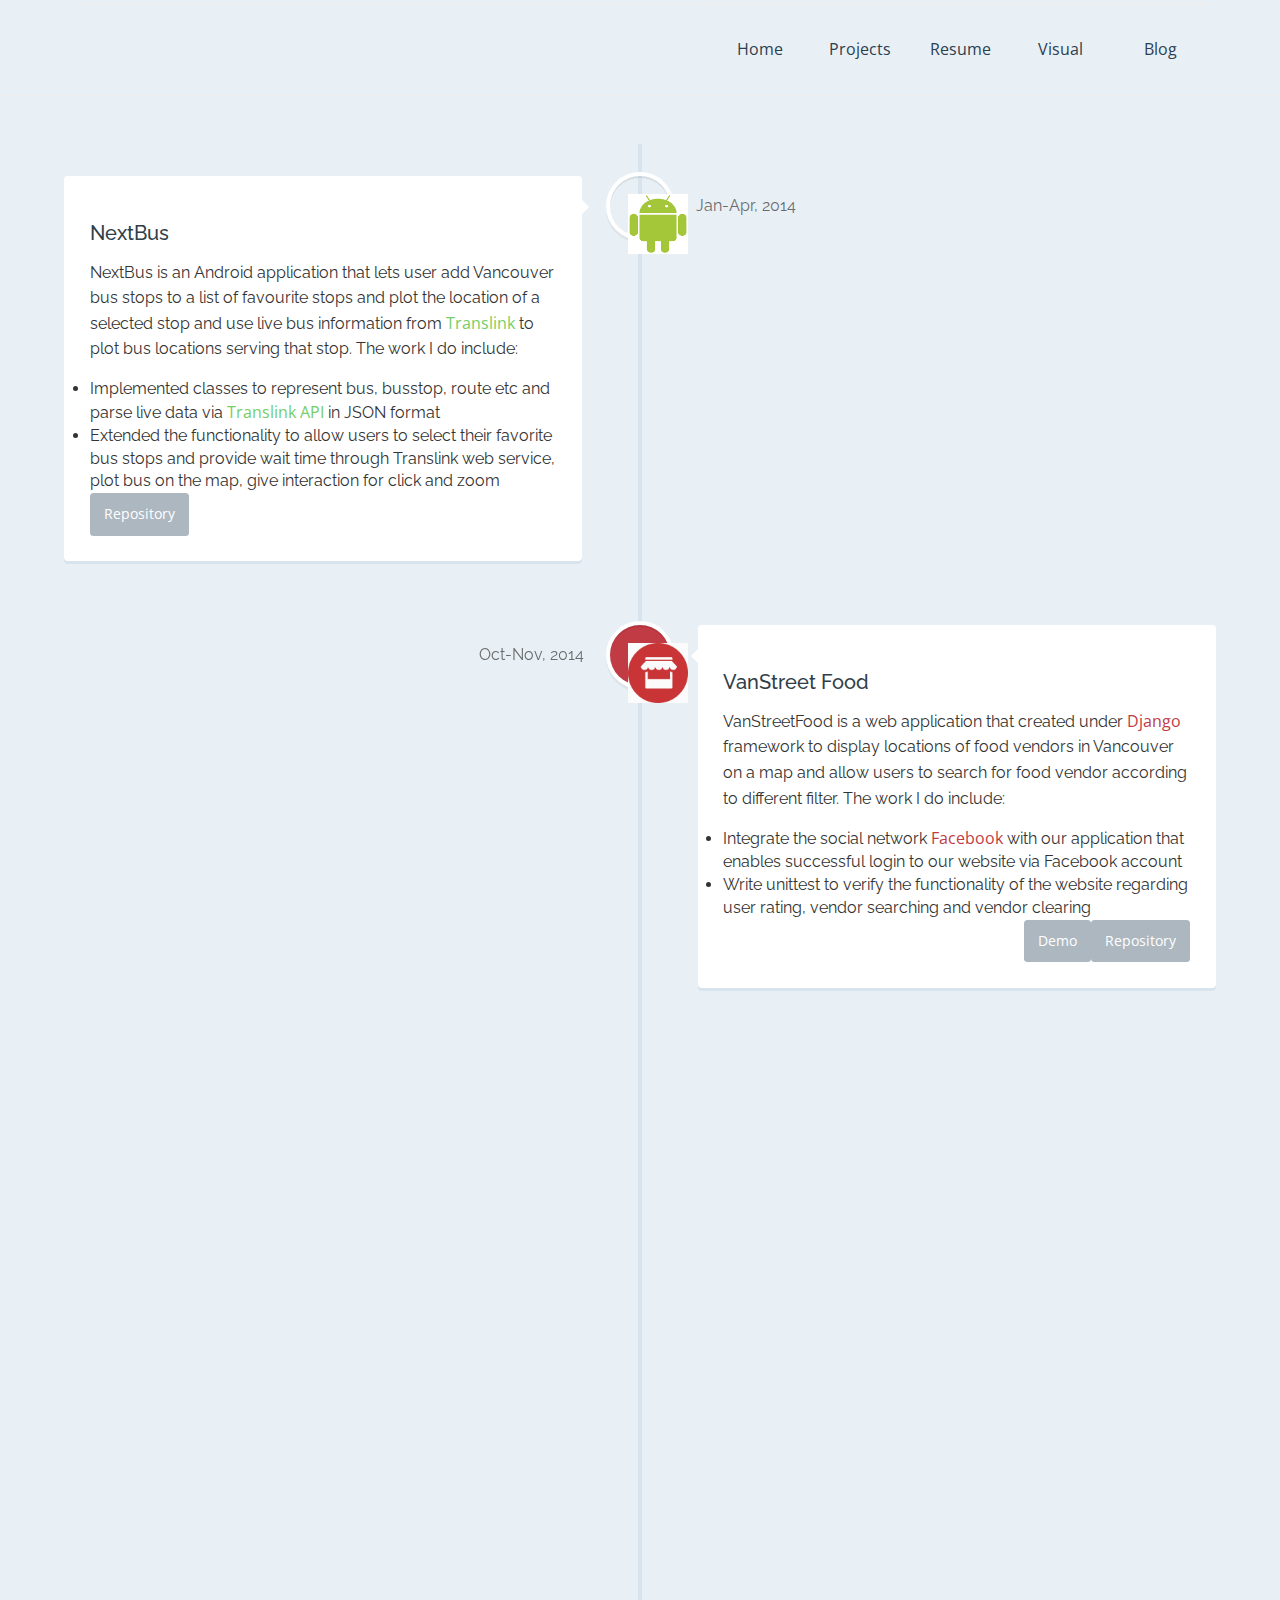
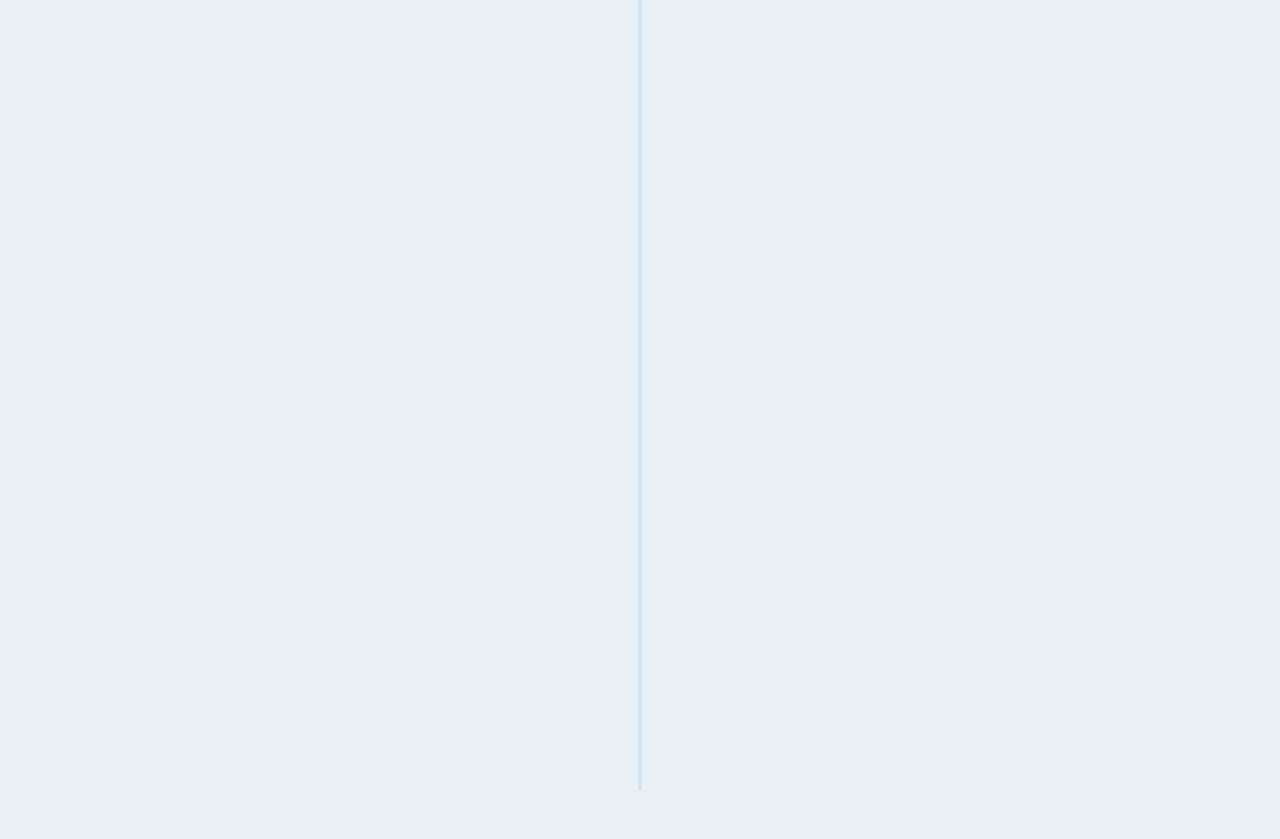
<file: project.html>
<!DOCTYPE html>
<!--
To change this license header, choose License Headers in Project Properties.
To change this template file, choose Tools | Templates
and open the template in the editor.
-->
<html lang="en" class="no-js">
    <head>
        <meta charset="UTF-8">
        <meta name="viewport" content="width=device-width, initial-scale=1">
        <!--This part is for vertical timeline section   -->
        <link href='http://fonts.googleapis.com/css?family=Droid+Serif|Open+Sans:400,700' rel='stylesheet' type='text/css'>
        <link rel="stylesheet" href="css/reset.css"> <!-- CSS reset -->
        <link rel="stylesheet" href="css/style.css"> <!-- Resource style -->
        <script src="js/modernizr.js"></script> <!-- Modernizr -->
        <title> Projects </title>

        <link href="css/bootstrap.css" rel='stylesheet' type='text/css' />
        <!-- Custom Theme files -->
        <link href="css/theme-style.css" rel='stylesheet' type='text/css' />
        <!-- Custom Theme files -->
    </head>
    <body>
        <div id="top" class="header">
            <!----start-container---->
            <div class="container">
                <div class="logo navbar-header">

                </div>
                <!--top-nav-->
                <nav class="top-nav">
                    <ul class="top-nav">
                        <li class="active"><a id = "a" href="index.html">Home</a></li>
                        <li class="page-scroll"><a id = "a" href="project.html">Projects</a></li>
                        <li class="page-scroll"><a id = "a" href="file/weininghu_fulltime_sde.pdf">Resume</a></li>
                    
                        <li class="page-scroll"><a id = "a" href="wis.html">Visual</a></li>

                        <li class="page-scroll"><a id = "a" href="https://medium.com/@weininghu">Blog</a></li>
                    </ul>
                    
                </nav>
                <!--//top-nav-->
            </div>
        </div>

        <!--Start time line for projects-->
        <section id="cd-timeline" class="cd-container">
            <!--Android application nextbus-->
            <div class="cd-timeline-block">
                <div class="cd-timeline-img ">
                    <img src="images/project/android.png" alt="Picture">
                </div> <!-- cd-timeline-img -->

                <div class="cd-timeline-content">
                    <h2>NextBus</h2>
                    <p> NextBus is an Android application that lets user add Vancouver bus stops to a list of  favourite stops and plot the location of a selected stop and use live bus information from <a href = "http://www.translink.ca/" style = "color: #75ce66">Translink</a> to plot bus locations serving that stop. The work I do include: </p>
                    <li>Implemented classes to represent bus, busstop, route etc and parse live data via <a href = "https://developer.translink.ca/" style = "color: #75ce66">Translink API</a> in JSON format</li>
                    <li> Extended the functionality to allow users to select their favorite bus stops and provide wait time through Translink web service, plot bus on the map, give interaction for click and zoom</li>

                    <a href="https://github.com/weininghu1012/NextBus" class="cd-read-more">Repository</a>
                    <span class="cd-date"> Jan-Apr, 2014</span>
                </div> <!-- cd-timeline-content -->
            </div> <!-- cd-timeline-block -->




            <!--Web application Vanstreet Food-->
            <div class="cd-timeline-block">
                <div class="cd-timeline-img cd-movie">
                    <img src="images/project/vendor.png" alt="Movie">
                </div> <!-- cd-timeline-img -->

                <div class="cd-timeline-content">
                    <h2>VanStreet Food</h2>
                    <p>VanStreetFood is a web application that created under <a href = "https://www.djangoproject.com/" style = "color:#c03b44">Django </a> framework to display locations of food vendors in Vancouver on a map and allow users to search for food vendor according to different filter.
                        The work I do include:  </p>
                    <li>Integrate the social network <a href = "https://developers.facebook.com/docs/facebook-login/login-flow-for-web/v2.3" style = "color:#c03b44"> Facebook</a> 
                        with our application that enables successful login to our website via Facebook account </li>
                    <li>Write unittest to verify the functionality of the website regarding user rating, vendor searching and vendor clearing </li>


                    <a href="https://github.com/UBC-CS310-2014w1/null" class="cd-read-more">Repository</a>
                    <a href="http://cpsc310null.appspot.com/" class="cd-read-more">Demo</a>
                    <span class="cd-date"> Oct-Nov, 2014</span>
                </div> <!-- cd-timeline-content -->
            </div> <!-- cd-timeline-block -->


            <!--Kaggle, Bike-->
            <div class="cd-timeline-block">
                <div class="cd-timeline-img cd-bike">
                    <img src="images/project/bike.png" alt="Bike">
                </div> <!-- cd-timeline-img -->

                <div class="cd-timeline-content">
                    <h2>BikeDemandShare</h2>
                    <p>
                        BikeDemandShare is a <a href = "https://www.kaggle.com/c/bike-sharing-demand" style="color:#00BFFF">Kaggle</a> 
                        competition that combine historical usage patterns and weather data to build model that forecasts bike rental demand.
                        The work I do include:
                    </p>
                    <li>Manipulate raw data into right format to be used in data visualization and statistical modeling</li>
                    <li>Use <a href = "http://cran.r-project.org/web/packages/leaps/index.html" style="color:#00BFFF">leaps</a> 
                        package to conduct exhaustive search, backward selection, forward selection and
                        sequential selection.</li>
                    <li> Transform variable based on residual plot to improve model</li>
                    <li> Conduct cross validation by computing cross-validated root
                        mean squares error of prediction <a href = "https://en.wikipedia.org/wiki/Root-mean-square_deviation" style="color:#00BFFF">(cvrmse)</a></li>
                    <a href="https://github.com/weininghu1012/BikeSharingDemand" class="cd-read-more">Repository</a>
                    <a href="file/BikeSharePaper.pdf" class="cd-read-more">Report</a>
                    <span class="cd-date"> Feb-Apr, 2015</span>
                </div> <!-- cd-timeline-content -->
            </div> <!-- cd-timeline-block -->






            <!--Web application Animanga-->   
            <div class="cd-timeline-block">
                <div class="cd-timeline-img cd-anime">
                    <img src="images/project/pikachu.png" alt="Picture">
                </div> <!-- cd-timeline-img -->

                <div class="cd-timeline-content">
                    <h2>Animanga</h2>
                    <p>Animanga is a web application that  provide information about anime, manga, voice actor etc. for both user and guest. The work I do include: 
                    </p>
                    <li>Design ER diagram and relation schema for entity set and relationship set from the point of potential users.</li>
                    <li> Use <a href = "https://www.mysql.com/" style="color:#f0ca45">MySQL</a> to build locally host database that let admin store, delete and update information about anime, manga etc.</li>
                    <li> Write SQL queries that cover selection, projection, join, division, aggregation, nested aggregation with groupby, 
                        deletion and update commands</li>
                    <li> Embed the SQL queries in <a href = "http://php.net/" style="color:#f0ca45">PHP</a> code that connect with our database to let users interact with the data </li>
                    <a href="https://github.com/weininghu1012/Animanga" class="cd-read-more">Repository</a>
                    <span class="cd-date"> May-Jun, 2015</span>
                </div> <!-- cd-timeline-content -->
            </div> <!-- cd-timeline-block -->

            <!--Deep learning course project-->
            <div class="cd-timeline-block">
                <div class="cd-timeline-img ">
                    <img src="images/project/lotus.jpg" alt="Picture">
                </div> <!-- cd-timeline-img -->

                <div class="cd-timeline-content">
                    <h2>Chinese Painting style transfer</h2>
                    <p> Have you always wonder how will a natural image will be look like if being painted by Chinese artists like <a href = "https://en.wikipedia.org/wiki/Zhang_Daqian" style = "color: #2F4F4F">Daqian Zhang</a> or <a href = "https://en.wikipedia.org/wiki/Qi_Baishi" style = "color: #2F4F4F">Baishi Qi</a>? In this project, we applied CycleGAN and our proposed CycleWGAN and improved CycleWGAN to train hundreds of self-parses images to see the effect of style transfer. </p>

                    <a href="https://github.com/weininghu1012/pytorch-CycleGAN-and-pix2pix" class="cd-read-more">Repository</a>
                    <a href="file/cpsc532L_report.pdf" class="cd-read-more">Report</a>
                    <span class="cd-date"> Jan-Apr, 2018</span>
                </div> <!-- cd-timeline-content -->
            </div> <!-- cd-timeline-block -->



            <!-- cd-timeline-block -->
        </section> <!-- cd-timeline -->

        <script src="http://ajax.googleapis.com/ajax/libs/jquery/1.11.0/jquery.min.js"></script>
        <script src="js/main.js"></script> <!-- Resource jQuery -->
    </body>
</html>
</file>
<file: css/style.css>
/* -------------------------------- 

Primary style

-------------------------------- */
html * {
  -webkit-font-smoothing: antialiased;
  -moz-osx-font-smoothing: grayscale;
}

*, *:after, *:before {
  -webkit-box-sizing: border-box;
  -moz-box-sizing: border-box;
  box-sizing: border-box;
}

body {
  font-size: 100%;
  font-family: "Droid Serif", serif;
  color: #7f8c97;
  background-color: #e9f0f5;
}

a {
  color: #acb7c0;
  text-decoration: none;
  font-family: "Open Sans", sans-serif;
}

img {
  max-width: 100%;
}

h1, h2 {
  font-family: "Open Sans", sans-serif;
  font-weight: bold;
}

/* -------------------------------- 

Modules - reusable parts of our design

-------------------------------- */
.cd-container {
  /* this class is used to give a max-width to the element it is applied to, and center it horizontally when it reaches that max-width */
  width: 90%;
  max-width: 1170px;
  margin: 0 auto;
}
.cd-container::after {
  /* clearfix */
  content: '';
  display: table;
  clear: both;
}

/* -------------------------------- 

Main components 

-------------------------------- */
header {
  height: 200px;
  line-height: 200px;
  text-align: center;
  background: #303e49;
}
header h1 {
  color: white;
  font-size: 18px;
  font-size: 1.125rem;
}
@media only screen and (min-width: 1170px) {
  header {
    height: 300px;
    line-height: 300px;
  }
  header h1 {
    font-size: 24px;
    font-size: 1.5rem;
  }
}

#cd-timeline {
  position: relative;
  padding: 2em 0;
  margin-top: 2em;
  margin-bottom: 2em;
}
#cd-timeline::before {
  /* this is the vertical line */
  content: '';
  position: absolute;
  top: 0;
  left: 18px;
  height: 100%;
  width: 4px;
  background: #d7e4ed;
}
@media only screen and (min-width: 1170px) {
  #cd-timeline {
    margin-top: 3em;
    margin-bottom: 3em;
  }
  #cd-timeline::before {
    left: 50%;
    margin-left: -2px;
  }
}

.cd-timeline-block {
  position: relative;
  margin: 2em 0;
}
.cd-timeline-block:after {
  content: "";
  display: table;
  clear: both;
}
.cd-timeline-block:first-child {
  margin-top: 0;
}
.cd-timeline-block:last-child {
  margin-bottom: 0;
}
@media only screen and (min-width: 1170px) {
  .cd-timeline-block {
    margin: 4em 0;
  }
  .cd-timeline-block:first-child {
    margin-top: 0;
  }
  .cd-timeline-block:last-child {
    margin-bottom: 0;
  }
}

.cd-timeline-img {
  position: absolute;
  top: 0;
  left: 0;
  width: 40px;
  height: 40px;
  border-radius: 50%;
  box-shadow: 0 0 0 4px white, inset 0 2px 0 rgba(0, 0, 0, 0.08), 0 3px 0 4px rgba(0, 0, 0, 0.05);
}
.cd-timeline-img img {
  display: block;
  width: 60px;
  height: 60px;
  position: relative;
  left: 50%;
  top: 50%;
  margin-left: -12px;
  margin-top: -12px;
}
.cd-timeline-img.cd-nextbus {
  background: #75ce66;
}
.cd-timeline-img.cd-movie {
  background: #c03b44;
}

.cd-timeline-img.cd-bike {
  background: #00BFFF;
}
.cd-timeline-img.cd-anime {
  background: #f0ca45;
}
@media only screen and (min-width: 1170px) {
  .cd-timeline-img {
    width: 60px;
    height: 60px;
    left: 50%;
    margin-left: -30px;
    /* Force Hardware Acceleration in WebKit */
    -webkit-transform: translateZ(0);
    -webkit-backface-visibility: hidden;
  }
  .cssanimations .cd-timeline-img.is-hidden {
    visibility: hidden;
  }
  .cssanimations .cd-timeline-img.bounce-in {
    visibility: visible;
    -webkit-animation: cd-bounce-1 0.6s;
    -moz-animation: cd-bounce-1 0.6s;
    animation: cd-bounce-1 0.6s;
  }
  
}

@-webkit-keyframes cd-bounce-1 {
  0% {
    opacity: 0;
    -webkit-transform: scale(0.5);
  }

  60% {
    opacity: 1;
    -webkit-transform: scale(1.2);
  }

  100% {
    -webkit-transform: scale(1);
  }
}
@-moz-keyframes cd-bounce-1 {
  0% {
    opacity: 0;
    -moz-transform: scale(0.5);
  }

  60% {
    opacity: 1;
    -moz-transform: scale(1.2);
  }

  100% {
    -moz-transform: scale(1);
  }
}
@keyframes cd-bounce-1 {
  0% {
    opacity: 0;
    -webkit-transform: scale(0.5);
    -moz-transform: scale(0.5);
    -ms-transform: scale(0.5);
    -o-transform: scale(0.5);
    transform: scale(0.5);
  }

  60% {
    opacity: 1;
    -webkit-transform: scale(1.2);
    -moz-transform: scale(1.2);
    -ms-transform: scale(1.2);
    -o-transform: scale(1.2);
    transform: scale(1.2);
  }

  100% {
    -webkit-transform: scale(1);
    -moz-transform: scale(1);
    -ms-transform: scale(1);
    -o-transform: scale(1);
    transform: scale(1);
  }
}
.cd-timeline-content {
  position: relative;
  margin-left: 60px;
  background: white;
  border-radius: 0.25em;
  padding: 1em;
  box-shadow: 0 3px 0 #d7e4ed;
}
.cd-timeline-content:after {
  content: "";
  display: table;
  clear: both;
}
.cd-timeline-content h2 {
  color: #303e49;
}
.cd-timeline-content p, .cd-timeline-content .cd-read-more, .cd-timeline-content .cd-date {
  font-size: 13px;
  font-size: 0.8125rem;
}
.cd-timeline-content .cd-read-more, .cd-timeline-content .cd-date {
  display: inline-block;
}
.cd-timeline-content p {
  margin: 1em 0;
  line-height: 1.6;
}
.cd-timeline-content .cd-read-more {
  float: right;
  padding: .8em 1em;
  background: #acb7c0;
  color: white;
  border-radius: 0.25em;
}
.no-touch .cd-timeline-content .cd-read-more:hover {
  background-color: #bac4cb;
}
.cd-timeline-content .cd-date {
  float: left;
  padding: .8em 0;
  opacity: .7;
}
.cd-timeline-content::before {
  content: '';
  position: absolute;
  top: 16px;
  right: 100%;
  height: 0;
  width: 0;
  border: 7px solid transparent;
  border-right: 7px solid white;
}
@media only screen and (min-width: 768px) {
  .cd-timeline-content h2 {
    font-size: 20px;
    font-size: 1.25rem;
  }
  .cd-timeline-content p {
    font-size: 16px;
    font-size: 1rem;
  }
  .cd-timeline-content .cd-read-more, .cd-timeline-content .cd-date {
    font-size: 14px;
    font-size: 0.875rem;
  }
}
@media only screen and (min-width: 1170px) {
  .cd-timeline-content {
    margin-left: 0;
    padding: 1.6em;
    width: 45%;
  }
  .cd-timeline-content::before {
    top: 24px;
    left: 100%;
    border-color: transparent;
    border-left-color: white;
  }
  .cd-timeline-content .cd-read-more {
    float: left;
  }
  .cd-timeline-content .cd-date {
    position: absolute;
    width: 100%;
    left: 122%;
    top: 6px;
    font-size: 16px;
    font-size: 1rem;
  }
  .cd-timeline-block:nth-child(even) .cd-timeline-content {
    float: right;
  }
  .cd-timeline-block:nth-child(even) .cd-timeline-content::before {
    top: 24px;
    left: auto;
    right: 100%;
    border-color: transparent;
    border-right-color: white;
  }
  .cd-timeline-block:nth-child(even) .cd-timeline-content .cd-read-more {
    float: right;
  }
  .cd-timeline-block:nth-child(even) .cd-timeline-content .cd-date {
    left: auto;
    right: 122%;
    text-align: right;
  }
  .cssanimations .cd-timeline-content.is-hidden {
    visibility: hidden;
  }
  .cssanimations .cd-timeline-content.bounce-in {
    visibility: visible;
    -webkit-animation: cd-bounce-2 0.6s;
    -moz-animation: cd-bounce-2 0.6s;
    animation: cd-bounce-2 0.6s;
  }
}

@media only screen and (min-width: 1170px) {
  /* inverse bounce effect on even content blocks */
  .cssanimations .cd-timeline-block:nth-child(even) .cd-timeline-content.bounce-in {
    -webkit-animation: cd-bounce-2-inverse 0.6s;
    -moz-animation: cd-bounce-2-inverse 0.6s;
    animation: cd-bounce-2-inverse 0.6s;
  }
}
@-webkit-keyframes cd-bounce-2 {
  0% {
    opacity: 0;
    -webkit-transform: translateX(-100px);
  }

  60% {
    opacity: 1;
    -webkit-transform: translateX(20px);
  }

  100% {
    -webkit-transform: translateX(0);
  }
}
@-moz-keyframes cd-bounce-2 {
  0% {
    opacity: 0;
    -moz-transform: translateX(-100px);
  }

  60% {
    opacity: 1;
    -moz-transform: translateX(20px);
  }

  100% {
    -moz-transform: translateX(0);
  }
}
@keyframes cd-bounce-2 {
  0% {
    opacity: 0;
    -webkit-transform: translateX(-100px);
    -moz-transform: translateX(-100px);
    -ms-transform: translateX(-100px);
    -o-transform: translateX(-100px);
    transform: translateX(-100px);
  }

  60% {
    opacity: 1;
    -webkit-transform: translateX(20px);
    -moz-transform: translateX(20px);
    -ms-transform: translateX(20px);
    -o-transform: translateX(20px);
    transform: translateX(20px);
  }

  100% {
    -webkit-transform: translateX(0);
    -moz-transform: translateX(0);
    -ms-transform: translateX(0);
    -o-transform: translateX(0);
    transform: translateX(0);
  }
}
@-webkit-keyframes cd-bounce-2-inverse {
  0% {
    opacity: 0;
    -webkit-transform: translateX(100px);
  }

  60% {
    opacity: 1;
    -webkit-transform: translateX(-20px);
  }

  100% {
    -webkit-transform: translateX(0);
  }
}
@-moz-keyframes cd-bounce-2-inverse {
  0% {
    opacity: 0;
    -moz-transform: translateX(100px);
  }

  60% {
    opacity: 1;
    -moz-transform: translateX(-20px);
  }

  100% {
    -moz-transform: translateX(0);
  }
}
@keyframes cd-bounce-2-inverse {
  0% {
    opacity: 0;
    -webkit-transform: translateX(100px);
    -moz-transform: translateX(100px);
    -ms-transform: translateX(100px);
    -o-transform: translateX(100px);
    transform: translateX(100px);
  }

  60% {
    opacity: 1;
    -webkit-transform: translateX(-20px);
    -moz-transform: translateX(-20px);
    -ms-transform: translateX(-20px);
    -o-transform: translateX(-20px);
    transform: translateX(-20px);
  }

  100% {
    -webkit-transform: translateX(0);
    -moz-transform: translateX(0);
    -ms-transform: translateX(0);
    -o-transform: translateX(0);
    transform: translateX(0);
  }
}
</file>
<file: css/theme-style.css>
@import url(http://fonts.googleapis.com/css?family=Raleway:400,100,300,500,600,200,700,800,900);
html, body{
    font-family: 'Raleway', 'sans-serif';
    font-size: 100%;
    background-color: #e9f0f5;
    
}
/*----start-header----*/
.header{
	padding: .2% 0;
	border-bottom: 1px solid #EEE;
}
.logo{
	margin-top:1.5em;
}
/*----navbar-nav----*/
.top-nav ul li a{
	color: #2C3E50;
	padding: 1.5em 1.2em;
}
.logo{
	margin-top:15px;
}
/* top-nav */
.top-nav:before,
.top-nav:after {
    content: " ";
    display: table;
}
.top-nav:after {
    clear: both;
}
.top-nav {
    *zoom: 1;
	border-top: 1px solid #eee;
}
nav {
	position: relative;
}
nav ul {
	padding: 0;
	float: right;
	margin: 0;
}
nav li {
	display: inline;
	float: left;
}
nav a {
	color: #fff;
	display: inline-block;
	width: 100px;
	text-align: center;
	text-decoration: none;
	line-height: 40px;
}
nav a:hover{
	text-decoration:none;
}
nav li a {
	color:#01DFA5;
}
nav li:last-child a {
	border-right: 0;
}
nav a#pull {
	display: none;
}
/*Styles for screen 600px and lower*/
@media screen and (max-width: 768px) {
	nav { 
  		height: auto;
  	}
  	nav ul {
  		width: 100%;
  		display: block;
  		height: auto;
  	}
  	nav li {
  		width: 100%;
  		position: relative;
  	}
  	nav li a {
		border-bottom: 1px solid #eee;
	}
  	nav a {
	  	text-align: left;
	  	width: 100%;
	  	text-indent: 25px;
  	}
}

/*Styles for screen 515px and lower*/
@media only screen and (max-width : 768px) {
	nav {
		border-bottom: 0;
	}
	nav ul {
		display: none;
		height: auto;
	}
	nav a#pull {
		display: block;
		position: relative;
		color: #01DFA5;
		text-align: right;
		position: absolute;
		top: -68px;
	}
	nav a#pull:after {
		content:"";
		background: url('nav-icon.png') no-repeat;
		width: 30px;
		height: 30px;
		display: inline-block;
		position: absolute;
		right: 15px;
		top: 10px;
	}
	nav a#pull img{
		margin-right:2%;
	}
	.top-nav ul li a {
		color: #2C3E50;
		padding: 0.2em 0;
	}
}

/*Smartphone*/
@media only screen and (max-width : 320px) {
	nav li {
		display: block;
		float: none;
		width: 100%;
	}
	nav li a {
		border-bottom: 1px solid #576979;
	}
}
/*----start-about----*/
.div-head h2{
	font-size: 3em;
	font-weight: 300;
	padding: 2% 0 1% 0;
	color:#2C3E50;
}
div#about {
	padding: 2em 0;
}
.div-head p{
	width:50%;
	line-height:1.8em;
	margin:0 auto;
	color:#2C3E50;
}
.about-grids{
	padding: 4% 0 3%;
}
.about-grid a span{
	width:38px;
	height:38px;
	display:inline-block;
	background:url(../images/about-icons.png) no-repeat 0px 0px;
}
.about-grid a.a-coin1 span{
	background-position:0px 0px;
}
.about-grid a.a-coin2 span{
	background-position: -42px 0px;
}
.about-grid a.a-coin3 span{
	background-position: -84px 3px;
}
.about-grid a.a-coin4 span{
	background-position: -126px 2px;
}
.about-grids a{
	color:#F26D7D;
	text-decoration:none;
}
.about-grid a h3{
	font-size: 1.5em;
	font-weight: bold;
	margin: 0.5em;
	text-decoration: none;
}
.about-grid p{
	color:#2C3E50;
	font-size:1em;
	line-height:1.5em;
}
/*----start-skills----*/
.skills-grids{
	padding: 4% 0;
}
.skills{
	background:#F16D7D;
	padding:2% 0;
}
.skills-head h2{
	color:#FFF;
}
.skills-head p{
	color:#FCE2E5;
}
.skills-grid span{
	width: 107px;
	height: 97px;
	background: url(../images/timer-bg.png) no-repeat 0px 0px;
	display: inline-block;
	color: #eee;
	text-align: center;
	position:relative;
}
.skills-grid span.s-icon1{
	background-position:0px 0px;
}
.skills-grid span.s-icon2{
	background-position: -281px 0px;
}
.skills-grid span.s-icon3{
	background-position: -561px 0px;
}
.skills-grid span.s-icon4{
	background-position: -847px 0px;
}
.skills-grid strong{
	position: absolute;
	top: 28%;
	left: 33%;
	font-size: 1.7em;
	font-weight: 400;
}
.skills-grid h3{
	margin: 0.6em 0 0.3em;
	color: #FFF;
}
.skills-grid p{
	color: #FCE2E5;
}
/*----start-portfolio-----*/
.portfolio-main{
	padding:1.5% 0 4%;
}
#filters {
	margin: 3.5% 0 3.3%;
	padding: 0;
	list-style: none;
	text-align: center;
	border: 1px solid #EEE;
	border-right: 0;
	border-left: 0;
}
	#filters li {
		display:inline-block;
	}
	#filters li span {
		display: inline-block;
		padding: 10px 30px;
		text-decoration: none;
		color: #666666;
		cursor: pointer;
		font-size: 0.875em;
		font-weight: 400;
		text-transform: uppercase;
		border-radius: 4px;
		margin-right: 0.5em;
	}
	#filters li span.active {
		color: #F16D7D;
	}
 	#portfoliolist .portfolio {
		-webkit-box-sizing: border-box;
		-moz-box-sizing: border-box;
		-o-box-sizing: border-box;
		width: 32%;
		display:none;
		float:left;
		overflow:hidden;
		margin: 0 2% 2% 0;
	}	
	#portfoliolist .portfolio:nth-child(3),#portfoliolist .portfolio:nth-child(6){
		margin: 0 0% 2% 0;
	}
	.portfolio-wrapper {
		overflow:hidden;
		position: relative !important;
		cursor:pointer;
	}
	.portfolio img {
		max-width:100%;
		/*--position: relative;--*/
		transition: all 300ms!important;
		-webkit-transition: all 300ms!important;
		-moz-transition: all 300ms!important;
		display: block;
	}
	.portfolio .label {
		position: absolute;
		width: 100%;
		height:40px;
		bottom:-40px;
	}
	.portfolio .label-bg {
			background: #22B4B8;
			width: 100%;
			height:100%;
			position: absolute;
			top:0;
			left:0;
		}
		.portfolio .label-text {
			color:#fff;
			position: relative;
			z-index:500;
			padding:5px 8px;
		}
			
			.portfolio .text-category {
				display:block;
				font-size:9px;
				font-size: 12px;
				text-transform:uppercase;
			}
/* Self Clearing Goodness */
.container:after { content: "\0020"; display: block; height: 0; clear: both; visibility: hidden; }
.clearfix:before,
.clearfix:after,
.row:before,
.row:after {
  content: '\0020';
  display: block;
  overflow: hidden;
  visibility: hidden;
  width: 0;
  height: 0; }
.row:after,
.clearfix:after {
  clear: both; }
.row,
.clearfix {
  zoom: 1; }

.clear {
  clear: both;
  display: block;
  overflow: hidden;
  visibility: hidden;
  width: 0;
  height: 0;
}
/*	Strip
/*-----------------------------------------------------------------------------------*/
.b-link-stripe{
	position:relative;
	display:inline-block;
	vertical-align:top;
	font-family: 'Open Sans', sans-serif;
	font-weight: 300;
	overflow:hidden;
	width: 100%;
}
.b-link-stripe .b-wrapper{
	position:absolute;
	width:100%;
	height:100%;
	top:0;
	left:0;
	text-align:center;
	color:#ffffff;
	overflow:hidden;
}
.b-link-stripe .b-line{
	position:absolute;
	top:0;
	bottom:0;
	width:20%;
	background:rgba(243, 103, 89, 0.8);
	transition:all 0.5s linear;
	-moz-transition:all 0.5s linear;
	-ms-transition:all 0.5s linear;
	-o-transition:all 0.5s linear;
	-webkit-transition:all 0.5s linear;
	opacity:0;
	visibility:hidden; /* lt-ie9 */
}
/* lt-ie9 */
.b-link-stripe:hover .b-line{
	visibility:visible;
}
.b-link-stripe .b-line1{
	left:0;
}
.b-link-stripe .b-line2{
	left:20%;
	transition-delay:0.1s !important;
	-moz-transition-delay:0.1s !important;
	-ms-transition-delay:0.1s !important;
	-o-transition-delay:0.1s !important;
	-webkit-transition-delay:0.1s !important;
}
.b-link-stripe .b-line3{
	left:40%;
	transition-delay:0.2s !important;
	-moz-transition-delay:0.2s !important;
	-ms-transition-delay:0.2s !important;
	-o-transition-delay:0.2s !important;
	-webkit-transition-delay:0.2s !important;
}
.b-link-stripe .b-line4{
	left:60%;
	transition-delay:0.3s !important;
	-moz-transition-delay:0.3s !important;
	-ms-transition-delay:0.3s !important;
	-o-transition-delay:0.3s !important;
	-webkit-transition-delay:0.3s !important;
}
.b-link-stripe .b-line5{
	left:80%;
	transition-delay:0.4s !important;
	-moz-transition-delay:0.4s !important;
	-ms-transition-delay:0.4s !important;
	-o-transition-delay:0.4s !important;
	-webkit-transition-delay:0.4s !important;
}
.b-link-stripe:hover .b-line{
	opacity:1;
}
/*-----------------------------------------------------------------------------------*/
/*	Animation effects
/*-----------------------------------------------------------------------------------*/
.b-animate-go{
	text-decoration:none;
}
.b-animate{
	transition: all 0.5s;
	-moz-transition: all 0.5s;
	-ms-transition: all 0.5s;
	-o-transition: all 0.5s;
	-webkit-transition: all 0.5s;
	visibility: hidden;
	font-size:1.1em;
	font-weight:700;
}
.b-animate img{
	margin-top: 21%;
	display: -webkit-inline-box;
}
/* lt-ie9 */
.b-animate-go:hover .b-animate{
	visibility:visible;
}
.b-from-left{
	position:relative;
	left:-100%;
}
.b-animate-go:hover .b-from-left{
	left:0;
}
span.m_4{
	font-size:14px;
	font-weight:400;
}
p.m_5 {
	margin: 2% auto 5%;
	width: 70%;
	color: #283A47;
	font-size: 1.1em;
	font-weight: 600;
	line-height: 1.5em;
	text-align: center;
}
.p-img {
	width:100%;
}
.more-ports span{
	width: 92px;
	height: 92px;
	display: inline-block;
	background: url(../images/p-btn-bg.png) no-repeat 0px 0px;
}
.more-ports{
	width: 100%;
	display: inline-block;
	text-align: center;
	margin-top:2%;
}
/*----*/
/*----start-words----*/
.words{
	background: #2C3E50;
	padding: 4.5% 0 4%;
}
.words h3{
	font-size: 3em;
	color: #FFF;
	font-weight: 800;
	letter-spacing: 0.06em;
}
.words h3 span{
	width:57px;
	height:46px;
	display:inline-block;
	background:url(../images/words-icons.png) no-repeat 0px 0px;
}
.words h3 span.frist-quit{
	background-position:0px 0px;
	margin-right:1em;
}
.words h3 span.second-quit{
	background-position: -30px 0px;
	margin-left:1em;
}
.words h4{
	color: #FFF;
	font-size: 1.6em;
	font-weight: 300;
	margin: 3% 0;
}
/*----start-team----*/
/* Common division block */
.holder{
	position: relative;
	overflow: hidden;
	-webkit-transition: 0.5s Ease;
	-moz-transition: 0.5s Ease;
	-o-transition: 0.5s Ease;
	transition: 0.5s Ease;
}
.holder img{
	display:block;
}
/* Caption and Light */
.caption
{
    color: rgba(0,0,0,0);
    line-height: 100px;
    
}
.caption:hover
{
    border: 6px solid #E0E0E0;
    color: rgb(255,255,255);
    line-height: 500px;
}
.caption>div
{
    position: absolute;
    top: 0px;
    left: 50px;
    font-size: 30px;    
}

/* Smooth Caption */
.smooth
{
}
.smooth:hover img{
	cursor: pointer;
}
.go-left
{
    background-color: rgba(0,0,0,0.5);
    color: #FFFFFF;
    position: absolute;
    bottom: 0px;
    right: -600px;
    width: 360px;
    text-align:center;   
    font-size: 20px;
    margin: 10px;
    padding: 10px;
    -webkit-transition: 0.5s Ease;
    -moz-transition: 0.5s Ease;
    -o-transition: 0.5s Ease;
    transition: 0.5s Ease;
}
.smooth:hover > .go-left
{    
    right:0px;    
}
.go-top
{
	width: 100%;
    color: #FFFFFF;
    position: absolute;
    bottom: 0px;
    top: 600px;
    text-align:center;   
    font-size: 20px;
    padding: 10px 0;
    overflow: hidden;
    -webkit-transition: 0.5s Ease;
    -moz-transition: 0.5s Ease;
    -o-transition: 0.5s Ease;
    transition: 0.5s Ease;
    
}
.smooth:hover > .go-top
{    
    top: 400px;
	width: 100%;
}
.go-top p
{
    font-size: 12px;
}
.last-grid{
	margin-right:0px;
}
.holder img {
	width:100%;
}
/*----team-memmber-social----*/
.team-memmber-social{
	margin:0;
}
.team-memmber-social li a{
	background: #F16C7D;
	display: block;
	padding: 0.5em 0.6em;
}
.team-memmber-social li:nth-child(1) a:hover{
	background:#204385;
}
.team-memmber-social li:nth-child(2) a:hover{
	background:#28B0DF;
}
.team-memmber-social li:nth-child(3) a:hover{
	background:#D91483;
}
.team-memmber-social li a span{
	width:32px;
	height:32px;
	background:url(../images/t-social-icons.png) no-repeat 0px 0px;
	display:inline-block;
}
.team-memmber-social li a span.facebook{
	background-position: 8px 5px;
}
.team-memmber-social li a span.twitter{
	background-position: -61px 4px;
}
.team-memmber-social li a span.chaton{
	background-position: -128px 5px;
}
.our-team-grids{
	padding: 5% 0;
}
/*--member-note--*/
.member-note{
	
}
.member-note h3{
	font-size: 3em;
	font-weight: 300;
	padding: 2.5% 0 1% 0;
	color: #F16C7D;
}
.member-note p{
	width: 50%;
	line-height: 1.8em;
	margin: 0 auto;
	color:#2C3E50;
}
/*----start-blog----*/
.blog{
	padding:1% 0;
}
.post-grids{
	padding: 5% 0;
}
.post-grid{
	margin: 15px 0;
}
.post-pic{
	padding: 0px;
}
.post-pic img{
	width:100%;
}
.blog{
	background:#e5e5e5;
}
.post-info{
	background: #2C3E50;
	min-height: 286px;
}
.post-info h3{
	font-size: 2.2em;
	font-weight: 300;
	padding: 6% 0 1% 0;
	color: #fff;
	position: relative;
}
.post-info h3 a:hover{
	color:#FFF;
	text-decoration:none;
}
.post-info h3 span{
	font-size: 0.45em;
	padding-left: 0.2em;
}
.post-info p{
	color: #F1F1F1;
	line-height: 1.7em;
	padding: 0.5em 0 0.8em;
}
.post-share li{
	padding:0;
}
.post-share li a span{
	width: 19px;
	height: 18px;
	display: inline-block;
	background: url(../images/blog-icons.png) no-repeat 0px 0px
}
.post-share li a:hover{
	opacity:0.8;
}
.post-share li a span.post-heart-icon{
	background-position: -23px 0px;
}
.post-share ul{
	margin:0;
}
.post-label{
	width: 48px;
	height: 75px;
	display: inline-block;
	background: url(../images/blog-post-tag.png) no-repeat 0px 0px;
	position: absolute;
	top: -1px;
	right: 11px;
}
/*----start-get-in-touch----*/
.get-in-touch{
	padding:1% 0 3% 0;
}
.get-in-touch h2{
	padding: 2% 0 0% 0;
}
.get-in-touch p,.get-in-touch p a{
	color: #66798B;
	line-height: 1.8em;
}
.get-in-touch p a:hover{
	text-decoration:none;
	color:#F16D7D;
}
.get-share{
	padding:0.5em 0;
	margin-bottom: 3%;
}
.text-boxs form input[type="text"],.text-boxs form textarea{
	color: #999;
	border: 1px solid #ECECEC;
	width: 100%;
	font-size: 0.875em;
	text-align: center;
	padding: 1.4em;
	margin-bottom: 1em;
	outline:none;
	border-radius:0.2em;
	-webkit-border-radius:0.2em;
	-moz-border-radius:0.2em;
	-o-border-radius:0.2em;
	-ms-border-radius:0.2em;
}
.text-boxs form textarea{
	min-height:170px;
	resize:none;
}
.text-boxs form input[type="submit"]{
	background: url(../images/sub-btn-bg.png) no-repeat 4px 0px #fff;
	border: none;
	outline: none;
	width: 100px;
	height: 105px;
	display: inline-block;
}
.text-boxs form input[type="submit"]:hover{
	opacity:0.8;
}
.get-share ul{
	margin:0;
}
.get-share li{
	padding:0;
}
.get-share li a span{
	width: 38px;
	height: 38px;
	display: inline-block;
	background: url(../images/get-social-icons.png) no-repeat 1px 1px;
}
.get-share li a:hover{
	opacity:0.8;
}
.get-share li a span.face{
	background-position:1px 1px;
}
.get-share li a span.twitt{
	background-position: -40px 1px;
}
.get-share li a span.gplus{
	background-position: -82px 1px;
}
.get-share li a span.you{
	background-position: -124px 1px;
}
.get-share li a span.in{
	background-position: -166px 1px;
}
.get-share li a span.be{
	background-position: -207px 1px;
}
.get-share li a span.ta{
	background-position: -249px 1px;
}
/*---*/
.address h3{
	color: #F16D7D;
	margin: 0;
	padding: 0 0 0.5em 0;
	font-weight: 400;
}
.address ul{
	margin: 1em 0;
}
.address ul li a span{
	width: 40px;
	height: 40px;
	display: inline-block;
	background: url(../images/address-icons.png) no-repeat 5px 2px;
}
.address ul li a span.mobile{
	background-position: 3px -79px;
	vertical-align: bottom;
}
.address ul li a span.msg{
	background-position: 0px -162px;
	vertical-align: middle;
}
.get-in-touch-grids{
	margin:3% 0;
}
/*---- start-copy-right----*/
.copy-right{
	background: #2C3E50;
	padding: 1.2%;
	margin-top: 3%;
}
.copy-right p,.copy-right p a{
	color: #F1F1F1;
	margin: 0px;
}
/**********/
#toTop {
	display: none;
	text-decoration: none;
	position: fixed;
	bottom: 15px;
	right: 18px;
	overflow: hidden;
	width: 32px;
	height: 32px;
	border: none;
	text-indent: 100%;
	background: url(../images/arrow_up.png) no-repeat center;
}
/*----start-media-quries----*/
/*----start-media-quries-for-1024px-laptops---*/
@media(max-width:1024px){
	.smooth:hover > .go-top {
		top: 300px;
	}
}
/*----//End-media-quries-for-1024px-laptops---*/
/*----start-media-quries-for-768px-tabs---*/
@media(max-width:768px){
	.smooth:hover > .go-top {
		top: 800px;
	}
	.logo {
		margin: 1.5em 0;
	}
	.logo img{
		padding-left:1.5em;
	}
	.div-head p {
		width: 80%;
	}
	.words h3 {
		font-size: 2.5em;
	}
	.div-head h2 {
		font-size: 2.5em;
	}
}
/*----//End-media-quries-for-768px-tabs---*/
/*----start-media-quries-for-640px-tabs---*/
@media(max-width:640px){
	.smooth:hover > .go-top {
		top: 680px;
	}
	.logo {
		margin: 1.5em 0;
	}
	.logo img{
		padding-left:1.5em;
	}
	.div-head p {
		width: 80%;
	}
	.words h3 {
		font-size: 2.5em;
	}
	.div-head h2 {
		font-size: 2.5em;
	}
	.b-animate img {
		margin-top: 8%;
	}
}
/*----//End-media-quries-for-640px-tabs---*/
/*----start-media-quries-for-480px-tabs---*/
@media(max-width:480px){
	.smooth:hover > .go-top {
		top: 450px;
	}
	.logo {
		margin: 1.5em 0;
	}
	.logo img{
		padding-left:1.5em;
	}
	.div-head p {
		width: 80%;
	}
	.words h3 {
		font-size: 1.8em;
	}
	.div-head h2 {
		font-size: 2.2em;
	}
	.b-animate img {
		margin-top: 8%;
	}
}
/*----//End-media-quries-for-480px-tabs---*/
/*----start-media-quries-for-320px-tabs---*/
@media(max-width:320px){
	.smooth:hover > .go-top {
		top: 250px;
	}
	.logo {
		margin: 1.5em 0;
	}
	.logo img{
		padding-left: 0.5em;
	}
	.div-head p {
		width: 100%;
		font-size: 0.875em;
	}
	.words h3 {
		font-size: 1em;
	}
	.div-head h2 {
		font-size: 1.8em;
		padding: 0.2% 0;
	}
	.b-animate img {
		margin-top: 8%;
	}
	.about-grid a h3 {
		font-size: 1.2em;
		margin: 0.2em 0;
	}
	.skills-grid h3 {
		font-size: 18px;
	}
	.b-animate img {
		margin-top: 0%;
		width: 40%;
	}
	.words h3 span.second-quit {
		margin-left: 0.5em;
	}
	.words h3 span.frist-quit {
		margin-right: 0.5em;
	}
	.member-note h3 {
		font-size: 2em;
	}
	.member-note p {
		width: 100%;
	}
	.copy-right {
		padding: 1em;
	}
	.navbar-toggle {
		margin-right: 0px;
	}
	.address{
		margin-top:1.5em;
	}
	.words h4 {
		font-size: 1em;
	}
	.text-boxs form input[type="text"], .text-boxs form textarea {
		padding: 1em;
	}
}
/*----//End-media-quries-for-320px-tabs---*/
/*----//End-media-quries----*/
</file>
